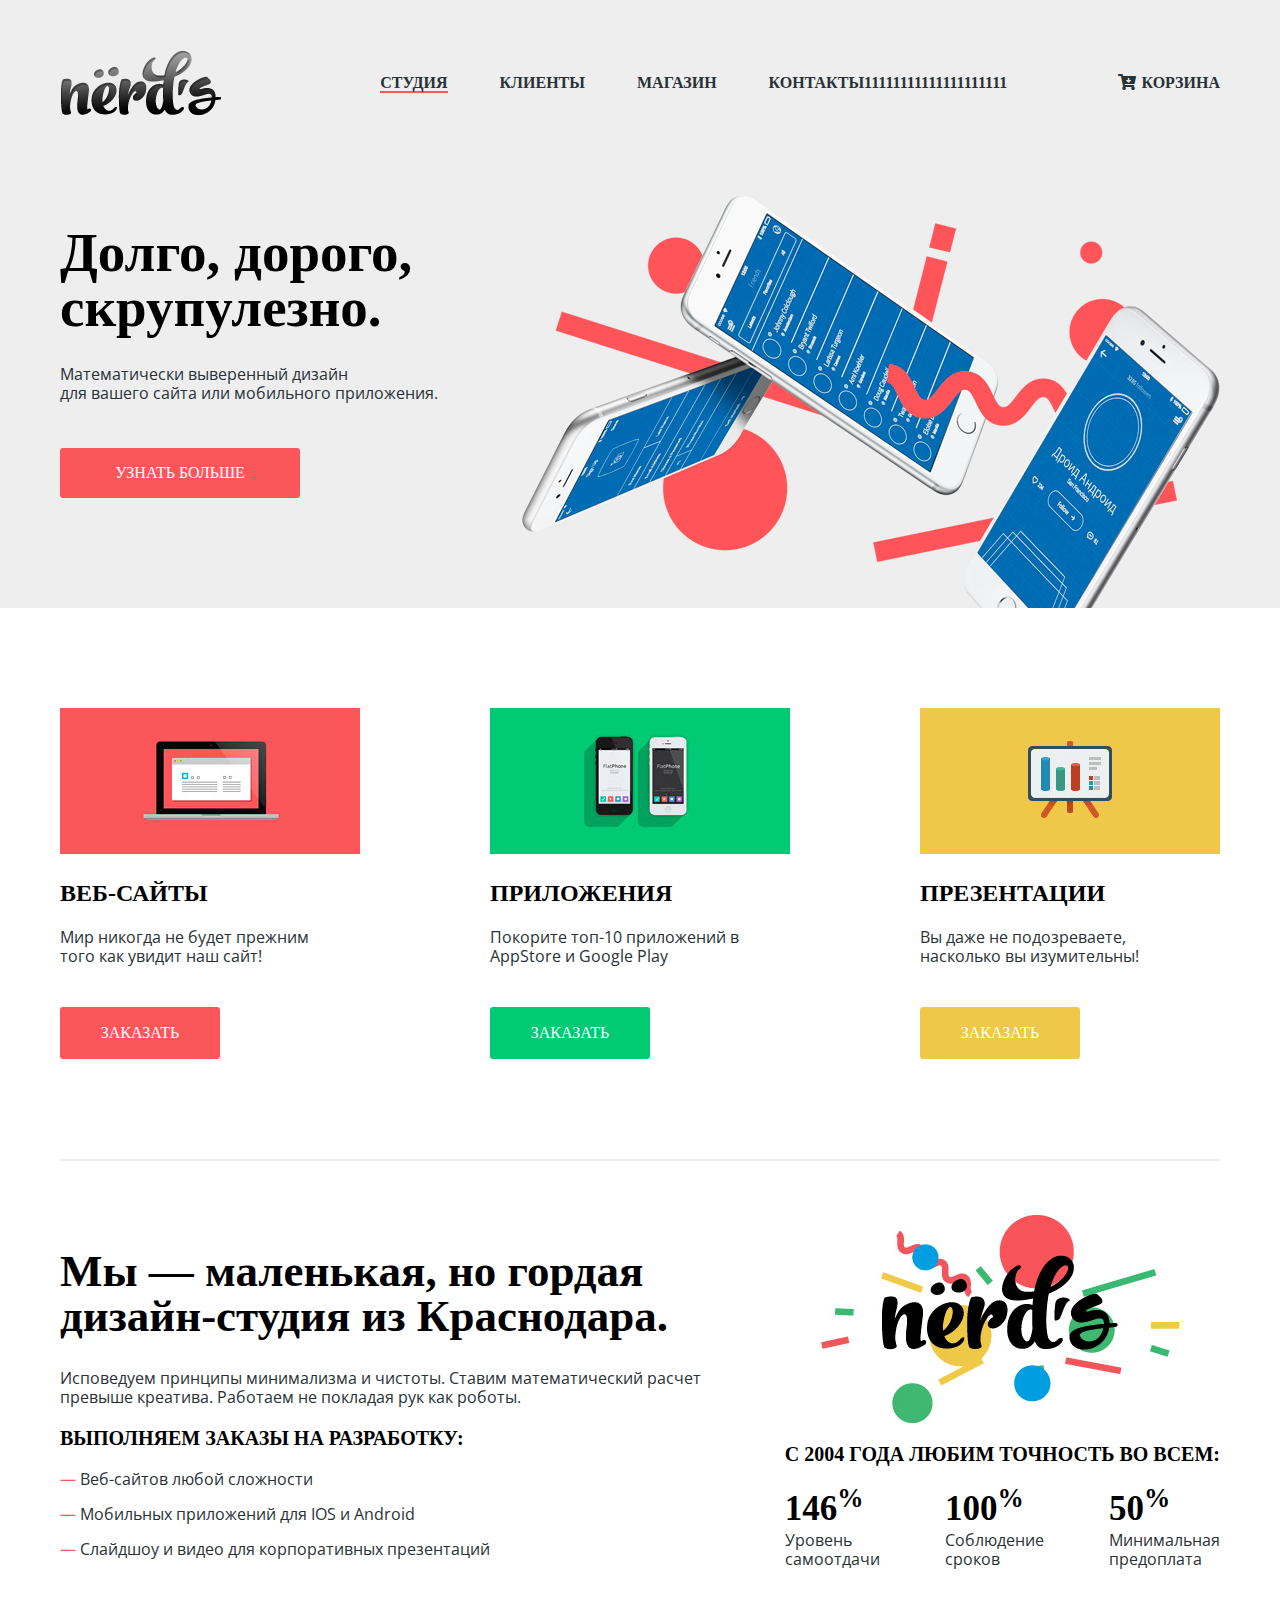
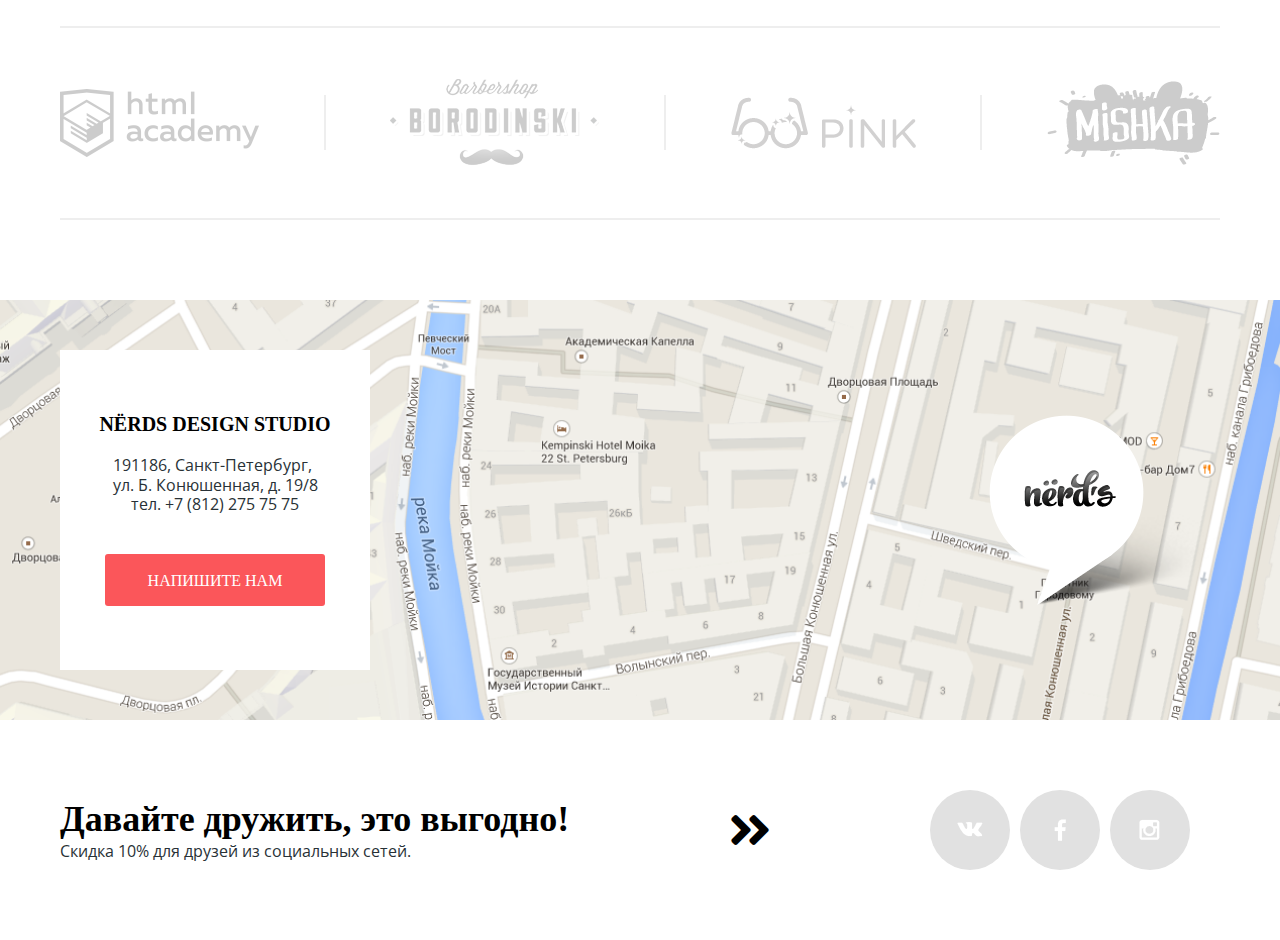
<file: index.html>
<!DOCTYPE html>
<html lang="ru">
<head>
	<meta charset="UTF-8" />
	<meta name="viewport" content="width=device-width, initial-scale=1">
	<title>Nerds</title>
	<link rel="stylesheet" type="text/css" href="css/normalize.css">
	<link rel="stylesheet" type="text/css" href="css/main.css">
	<link rel="stylesheet" type="text/css" href="css/header-nav.css">
	<link rel="stylesheet" type="text/css" href="css/map+footer.css">
	<link rel="stylesheet" type="text/css" href="font-awesome/css/all.min.css">
	<link rel="stylesheet" type="text/css" href="css/responsive.css">
	<link rel="stylesheet" type="text/css" href="css/clock.css">
	<script src="https://ajax.googleapis.com/ajax/libs/jquery/3.4.1/jquery.min.js"></script>

</head>
<body>


	<header class="main-header">

		<div class="container">

			<div class="header-navigation">

				<a href="#" class="logo"></a>

				

					<nav class="main-navigation">
						 
		            		<a class="link active-link"  href="#">Студия</a>
		            		<a class="link"  href="client.html">Клиенты</a>
		            		<a class="link"  href="shop.html">Магазин</a>
		            		<a class="link"  href="contact.html">Контакты11111111111111111111</a>
		          		
					</nav>

					<div class="user-block">
		          		<a class="link garbage" href="#">
		          			<i class="fas fa-cart-arrow-down garbage-padding"></i>Корзина</a>
		        	</div>	

					<a href="#" class="burger-btn">
						<span>

						</span>
					</a>

        	</div>

			<div class="head-img">

				<div class="description">
					<b class="head-title">Долго, дорого,<br>
					  скрупулезно.</b>
					<p class="head-text2">Математически выверенный дизайн <br>
					 для вашего сайта или мобильного приложения.</p>
					<a class="head-bottom" href="#">Узнать больше</a>
				</div>

				<div class="head-bg"></div>

			</div>

		</div>

	</header>


	<section class="container">
		<div class="variant-all">

			<div class="variant1">
				<img src="img/illustration-1.jpg" alt="photo-website" />
				<h2>Веб-сайты</h2>
				<p>Мир никогда не будет прежним<br>
					 того как увидит наш сайт!</p>
				<a class="btn" href="#">Заказать</a>
			</div>
			<div class="variant2">
				<img src="img/illustration-2.jpg" alt="photo-website" />
				<h2>Приложения</h2>
				<p>Покорите топ-10 приложений в<br>
				    AppStore и Google Play</p>
				<a class="btn btn2" href="#">Заказать</a>
			</div>
			<div class="variant3">
				<img src="img/illustration-3.jpg" alt="photo-website" />
				<h2>Презентации</h2>
				<p>Вы даже не подозреваете, <br>
					насколько вы изумительны!</p>
				<a class="btn btn3" href="#">Заказать</a>
			</div>
			

		</div>

		<hr class="line">

	</section>


	<section class="container">

		<div class="title-all">

			<div class="title1">
				<h1 class="discription-first-page">Мы — маленькая, но гордая <br>
				дизайн-студия из Краснодара.</h1>

				<p>Исповедуем принципы минимализма и чистоты. Ставим математический расчет<br>
				превыше креатива. Работаем не покладая рук как роботы. </p>

				<h3 class="discription-first-page2">Выполняем заказы на разработку: </h3>

				<p class="dash2"><span class="dash">&mdash;</span> Веб-сайтов любой сложности </p>

				<p class="dash2"><span class="dash">&mdash;</span> Мобильных приложений для IOS и Android </p>

				<p class="dash2"><span class="dash">&mdash;</span> Слайдшоу и видео для корпоративных презентаций </p>

			</div>

			<div class="title2">

				<div class="title-pic"></div>

				<h3 class="t2">с 2004 года Любим точность во всем:</h3>

				<div class="title2-all">

					<div class="t1">
						<h1 class="t1" >146<sup>%</sup></h1>
						<p>Уровень <br>
						самоотдачи</p>
					</div>

					<div class="t1">
						<h1 class="t1">100<sup>%</sup></h1>
						<p>Соблюдение <br>
						сроков</p>
					</div>

					<div class="t1">
						<h1 class="t1">50<sup>%</sup></h1>
						<p>Минимальная <br>
						предоплата</p>
					</div>

				</div>


			</div>

		</div>

		<hr class="line">
	</section>


	<section class="container">

		<div class="partners">
			
			<a href="#" class="html-academy"></a>
			<hr class="jast">
			<a href="#" class="html-academy2"></a>
			<hr class="jast">
			<a href="#" class="html-academy3"></a>
			<hr class="jast">
			<a href="#" class="html-academy4"></a>

		</div>

		<hr class="line">

	</section>


	<section class="bg-map">

		<div class="container">

			<div class="map-all">

				<div class="map-title">
					<h3 class="map-title2">NЁRDS DESIGN STUDIO</h3>
					<p>191186, Санкт-Петербург,<br>
					  ул. Б. Конюшенная, д. 19/8</p>
					 <p>  тел. +7 (812) 275 75 75</p>
					<a class="btn btn9" href="#">Напишите нам</a>
				</div>

				<img class="map-marker" src="img/map-marker.png" alt="" /> 

			</div>

		</div>

	</section>


	<footer class="container">

		<div class="footer-all">

			<div class="footer-text">
				<p class="footer-title">Давайте дружить, это выгодно!</p>
				<p>Скидка 10% для друзей из социальных сетей.</p>

			</div>

			<div class="footer-mark">
				<i class="fas fa-angle-double-right foot-mark"></i>
			</div>

			<div class="links">
				<a class="links2" href="#"><img src="img/vk-icon.png" alt="" /></a>
				<a class="links2" href="#"><img src="img/fb-icon.png" alt="" /></a>
				<a class="links2" href="#"><img src="img/insta-icon.png" alt="" /></a>
			</div>

		</div>

	</footer>


	<!-- <script src="js/clock.js"></script> -->
	<script src="js/burger.js"></script>
</body>
</html>
</file>
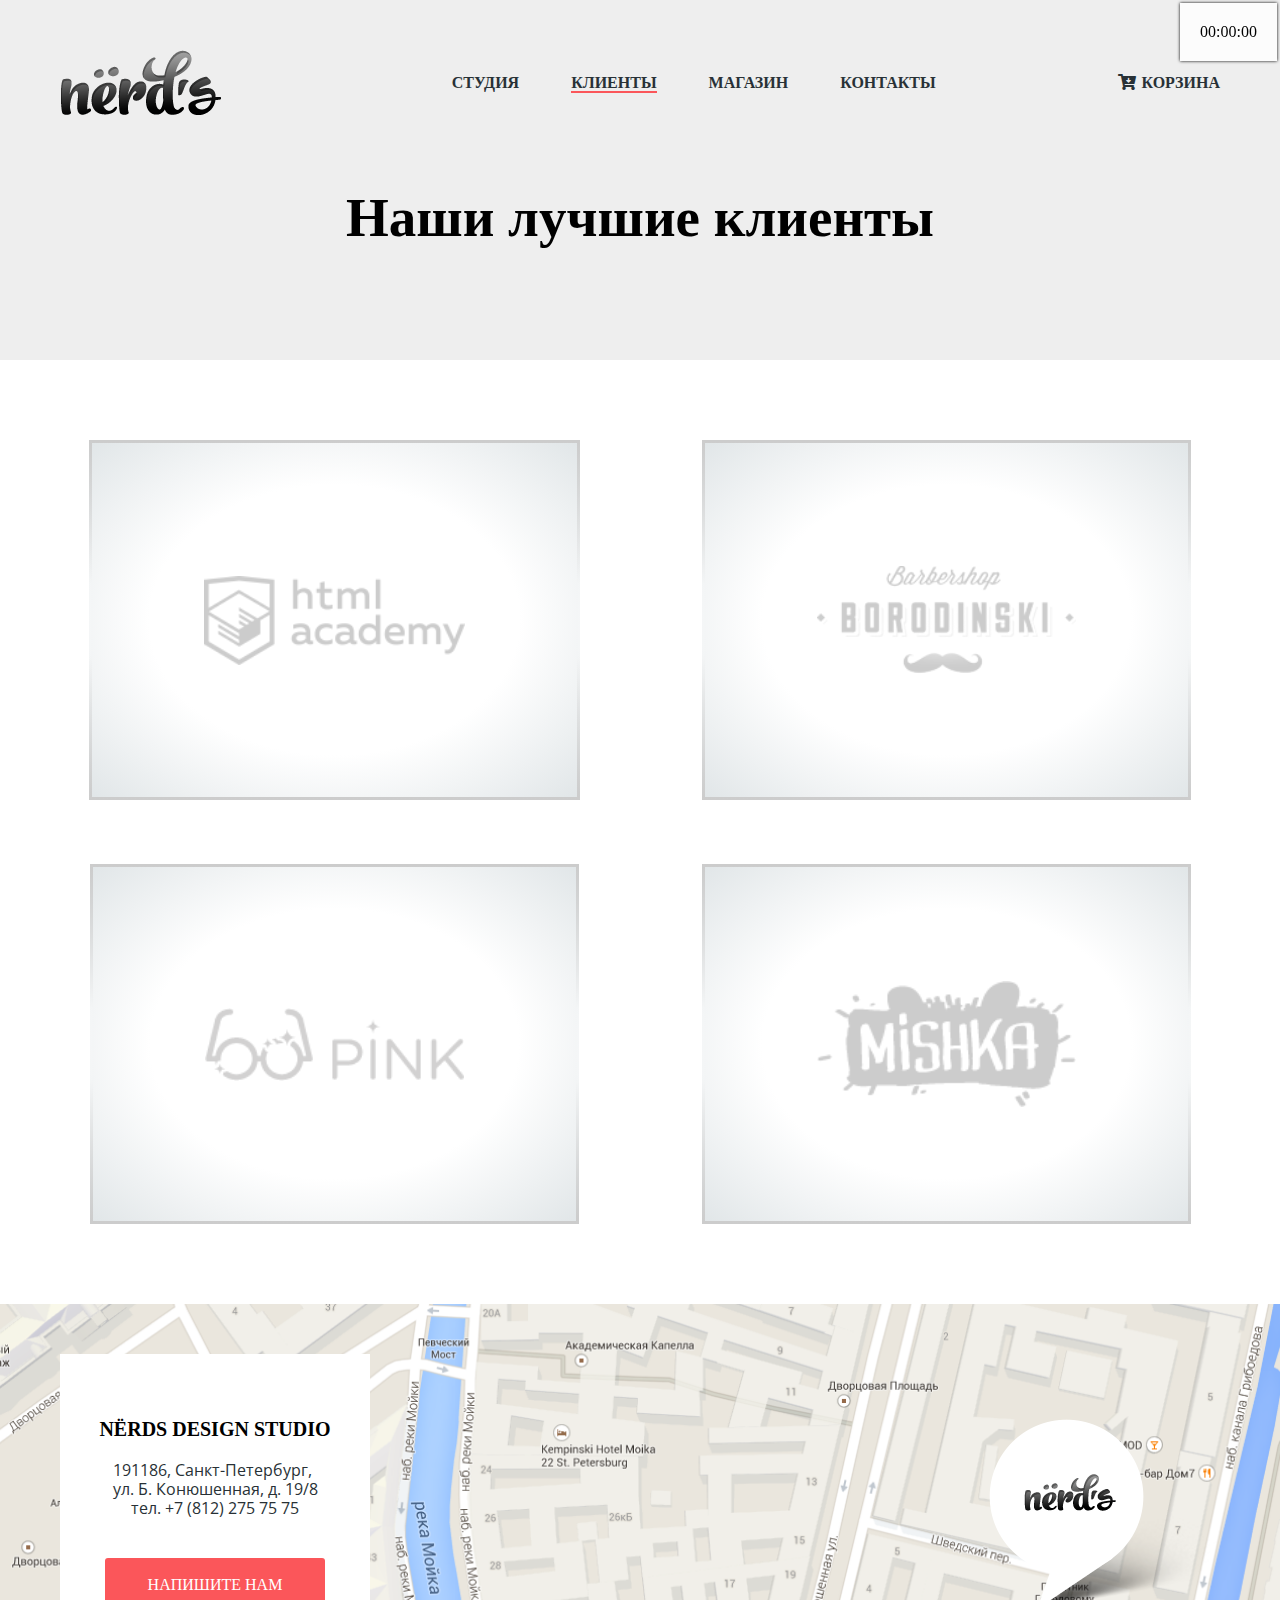
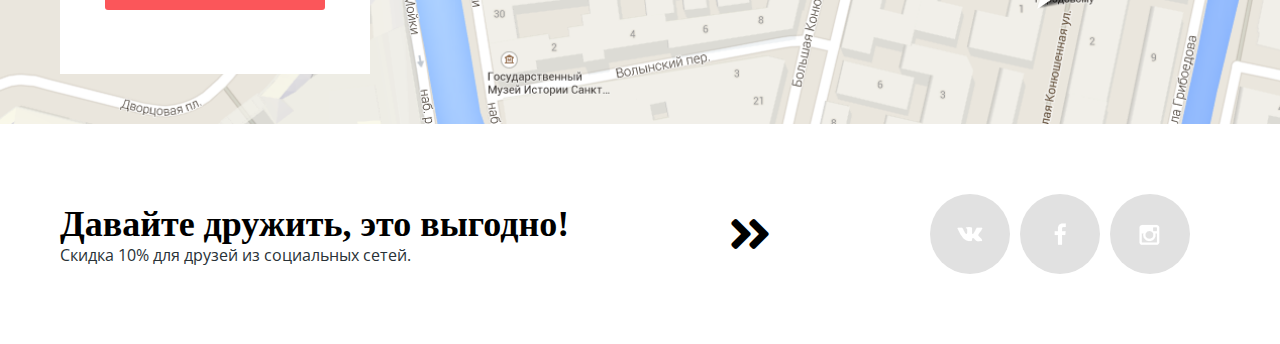
<file: client.html>
<!DOCTYPE html>
<html lang="ru">
<head>
	<meta charset="UTF-8" />
	<meta name="viewport" content="width=device-width, initial-scale=1">
	<title>Nerds-Client</title>
	<link rel="stylesheet" type="text/css" href="css/normalize.css">
	<link rel="stylesheet" type="text/css" href="css/main.css">
	<link rel="stylesheet" type="text/css" href="css/header-nav.css">
	<link rel="stylesheet" type="text/css" href="css/map+footer.css">
	<link rel="stylesheet" type="text/css" href="css/client.css">
	<link rel="stylesheet" type="text/css" href="font-awesome/css/all.min.css">
	<link rel="stylesheet" type="text/css" href="css/responsive.css">
	<link rel="stylesheet" type="text/css" href="css/clock.css">


</head>
<body>

	<header class="main-header">
		<div class="container">
			
			<div class="header-navigation">

				<a href="index.html" class="logo"></a>

				<nav class="main-navigation">
					 
	            		<a class="link"  href="index.html">Студия</a>
	            		<a class="link active-link"  href="#">Клиенты</a>
	            		<a class="link "  href="shop.html">Магазин</a>
	            		<a class="link"  href="contact.html">Контакты</a>
	          		
				</nav>

				<div class="user-block">
	          		<a class="link garbage" href="#">
	          			<i class="fas fa-cart-arrow-down
	          			garbage-padding"></i>Корзина</a>
	        	</div>	

        	</div>

        	<h1 class="title-head">Наши лучшие клиенты</h1>

		</div>
	</header>


	<section class="container">
		<div class="client-grid">

			<a href="#"  class="client-container">
				<span class="html-academy client-border1"></span>
			</a>

			<a href="#"  class="client-container">	
				<span class="html-academy2 client-border2"></span>
			</a>

			<a href="#"  class="client-container">	
				<span href="#" class="html-academy3 client-border3"></span>
			</a>

			<a  href="#" class="client-container">	
				<span class="html-academy4 client-border4"></span>
			</a>


		</div>
	</section>



	<section class="bg-map">

		<div class="container">

			<div class="map-all">

				<div class="map-title">
					<h3 class="map-title2">NЁRDS DESIGN STUDIO</h3>
					<p>191186, Санкт-Петербург,<br>
					  ул. Б. Конюшенная, д. 19/8</p>
					 <p>  тел. +7 (812) 275 75 75</p>
					<a class="btn btn9" href="#">Напишите нам</a>
				</div>
				<img class="map-marker" src="img/map-marker.png" alt="" />

			</div>

		</div>

	</section>


	<footer class="container">

		<div class="footer-all">

			<div class="footer-text">
				<p class="footer-title">Давайте дружить, это выгодно!</p>
				<p>Скидка 10% для друзей из социальных сетей.</p>

			</div>

			<div class="footer-mark">
				<i class="fas fa-angle-double-right foot-mark"></i>
			</div>

			<div class="links">
				<a class="links2" href="#"><img src="img/vk-icon.png" alt="" /></a>
				<a class="links2" href="#"><img src="img/fb-icon.png" alt="" /></a>
				<a class="links2" href="#"><img src="img/insta-icon.png" alt="" /></a>
			</div>

		</div>

	</footer>

	<script src="js/clock.js"></script>

</body>
</html>
</file>
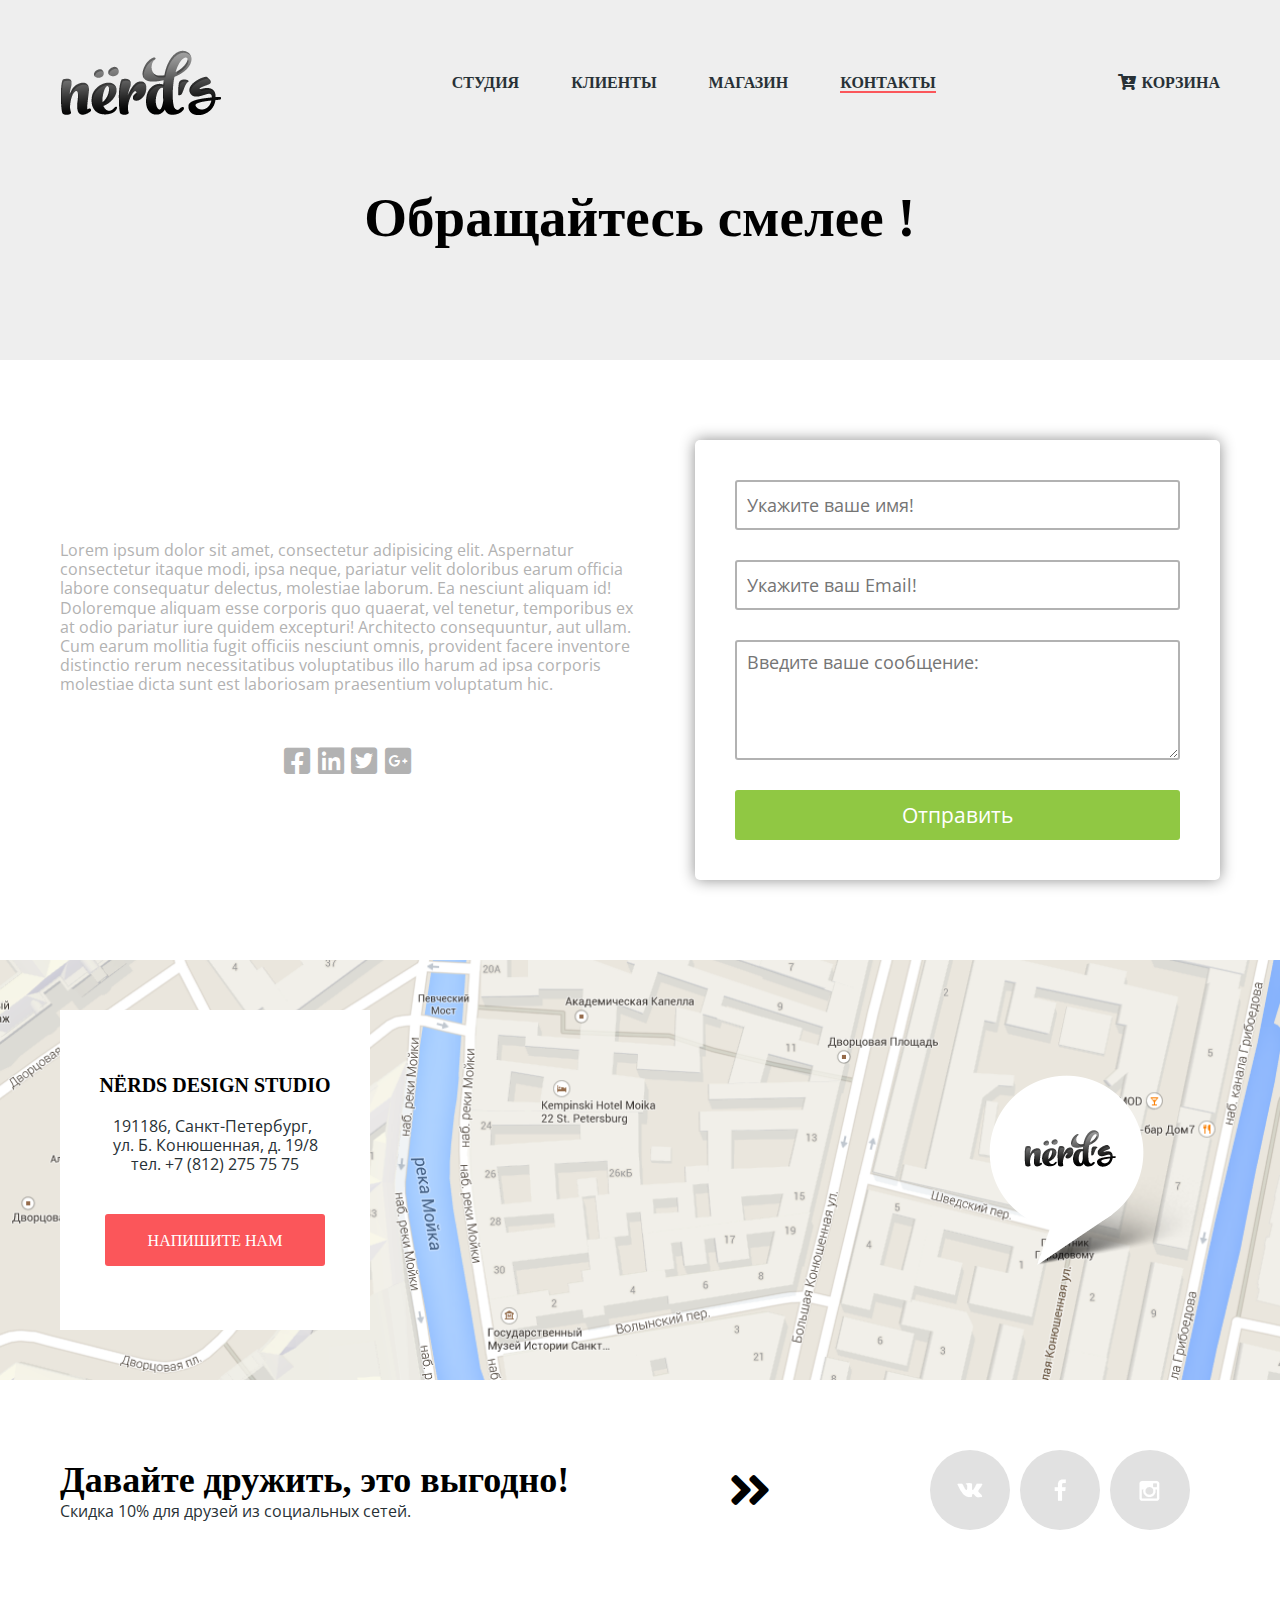
<file: contact.html>
<!DOCTYPE html>
<html lang="en">
<head>
	<meta charset="UTF-8" />
	<meta name="viewport" content="width=device-width, initial-scale=1">
	<title>Nerds-Contact</title>
	<link rel="stylesheet" type="text/css" href="css/normalize.css">
	<link rel="stylesheet" type="text/css" href="css/main.css">
	<link rel="stylesheet" type="text/css" href="css/header-nav.css">
	<link rel="stylesheet" type="text/css" href="css/map+footer.css">
	<link rel="stylesheet" type="text/css" href="css/client.css">
	<link rel="stylesheet" type="text/css" href="css/contact.css">
	<link rel="stylesheet" type="text/css" href="font-awesome/css/all.min.css">
	<link rel="stylesheet" type="text/css" href="css/responsive.css">
</head>
<body>
	<header class="main-header">
		<div class="container">

			<div class="header-navigation">

				<a href="#" class="logo"></a>

				<nav class="main-navigation">
					 
	            		<a class="link"  href="index.html">Студия</a>
	            		<a class="link"  href="client.html">Клиенты</a>
	            		<a class="link"  href="shop.html">Магазин</a>
	            		<a class="link active-link"  href="#">Контакты</a>
	          		
				</nav>

				<div class="user-block">
	          		<a class="link garbage" href="#">
	          			<i class="fas fa-cart-arrow-down garbage-padding"></i>Корзина</a>
				</div>
				

        	</div>

        	<h1 class="title-head">Обращайтесь смелее !</h1>

        </div>
	</header>

	<div class="container">
		<div class="contact-all">
			<div class="contact-diskription-all">
				<p class="contact-diskription">Lorem ipsum dolor sit amet, consectetur adipisicing elit. Aspernatur consectetur itaque modi, ipsa neque, pariatur velit doloribus earum officia labore consequatur delectus, molestiae laborum. Ea nesciunt aliquam id! Doloremque aliquam esse corporis quo quaerat, vel tenetur, temporibus ex at odio pariatur iure quidem excepturi! Architecto consequuntur, aut ullam. Cum earum mollitia fugit officiis nesciunt omnis, provident facere inventore distinctio rerum necessitatibus voluptatibus illo harum ad ipsa corporis molestiae dicta sunt est laboriosam praesentium voluptatum hic.
				</p>

				<div class="icons">
					<a class="contact-icon" href="#"><i class="fab fa-facebook-square"></i></a>
					<a class="contact-icon" href="#"><i class="fab fa-linkedin"></i></a>
					<a class="contact-icon" href="#"><i class="fab fa-twitter-square"></i></a>
					<a class="contact-icon" href="#"><i class="fab fa-google-plus-square"></i></a>
				</div>
			</div>


		 	<form>
			   <input name="name" placeholder="Укажите ваше имя!" class="textbox" required />
			   <input name="emailaddress" placeholder="Укажите ваш Email!" class="textbox" type="email" required />
			   <textarea rows="4" cols="50" name="subject" placeholder="Введите ваше сообщение:" class="message" required></textarea>
			   <input name="submit" class="button" type="submit" value="Отправить" />
			</form>
		</div>
	</div>

	<section class="bg-map">

		<div class="container">

			<div class="map-all">

				<div class="map-title">
					<h3 class="map-title2">NЁRDS DESIGN STUDIO</h3>
					<p>191186, Санкт-Петербург,<br>
					  ул. Б. Конюшенная, д. 19/8</p>
					 <p>  тел. +7 (812) 275 75 75</p>
					<a class="btn btn9" href="#">Напишите нам</a>
				</div>

				<img class="map-marker" src="img/map-marker.png" alt="" /> 

			</div>

		</div>

	</section>


	<footer class="container">

		<div class="footer-all">

			<div class="footer-text">
				<p class="footer-title">Давайте дружить, это выгодно!</p>
				<p>Скидка 10% для друзей из социальных сетей.</p>

			</div>

			<div class="footer-mark">
				<i class="fas fa-angle-double-right foot-mark"></i>
			</div>

			<div class="links">
				<a class="links2" href="#"><img src="img/vk-icon.png" alt="" /></a>
				<a class="links2" href="#"><img src="img/fb-icon.png" alt="" /></a>
				<a class="links2" href="#"><img src="img/insta-icon.png" alt="" /></a>
			</div>

		</div>

	</footer>


	
</body>
</html>
</file>
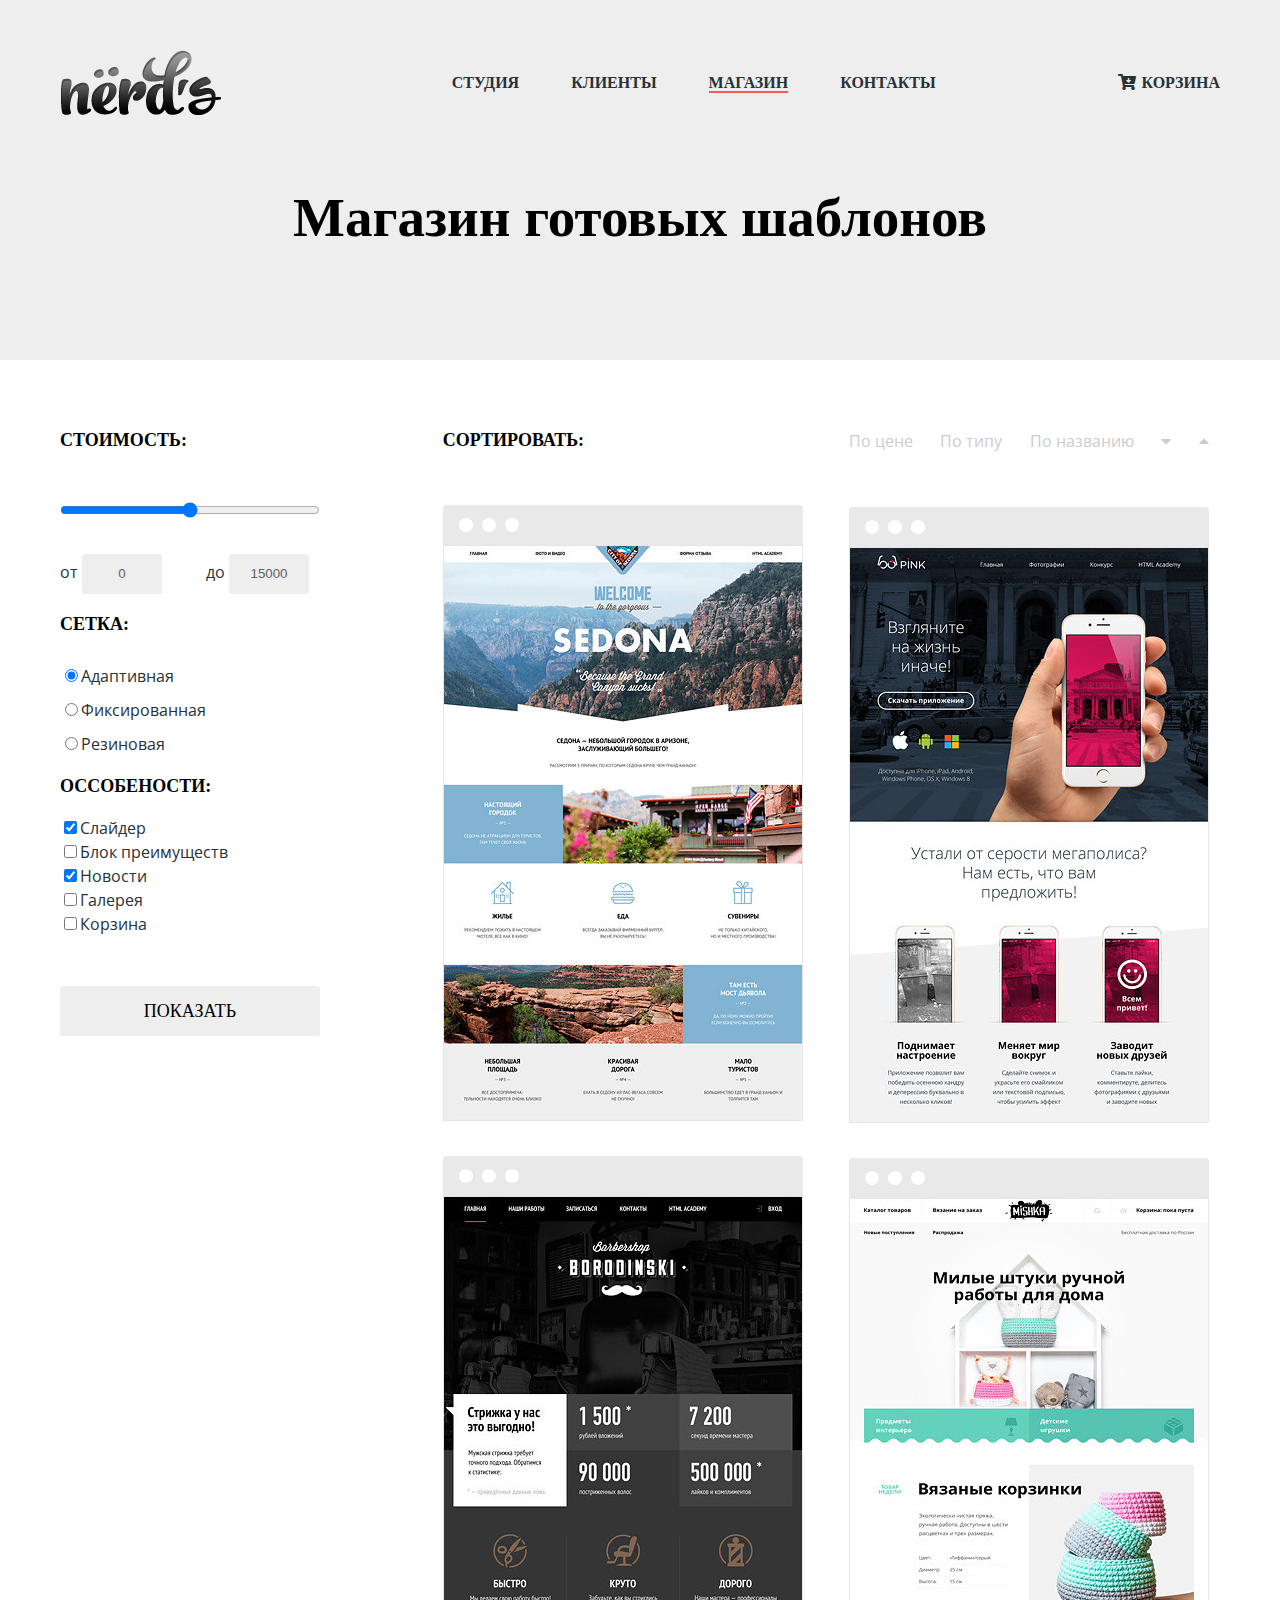
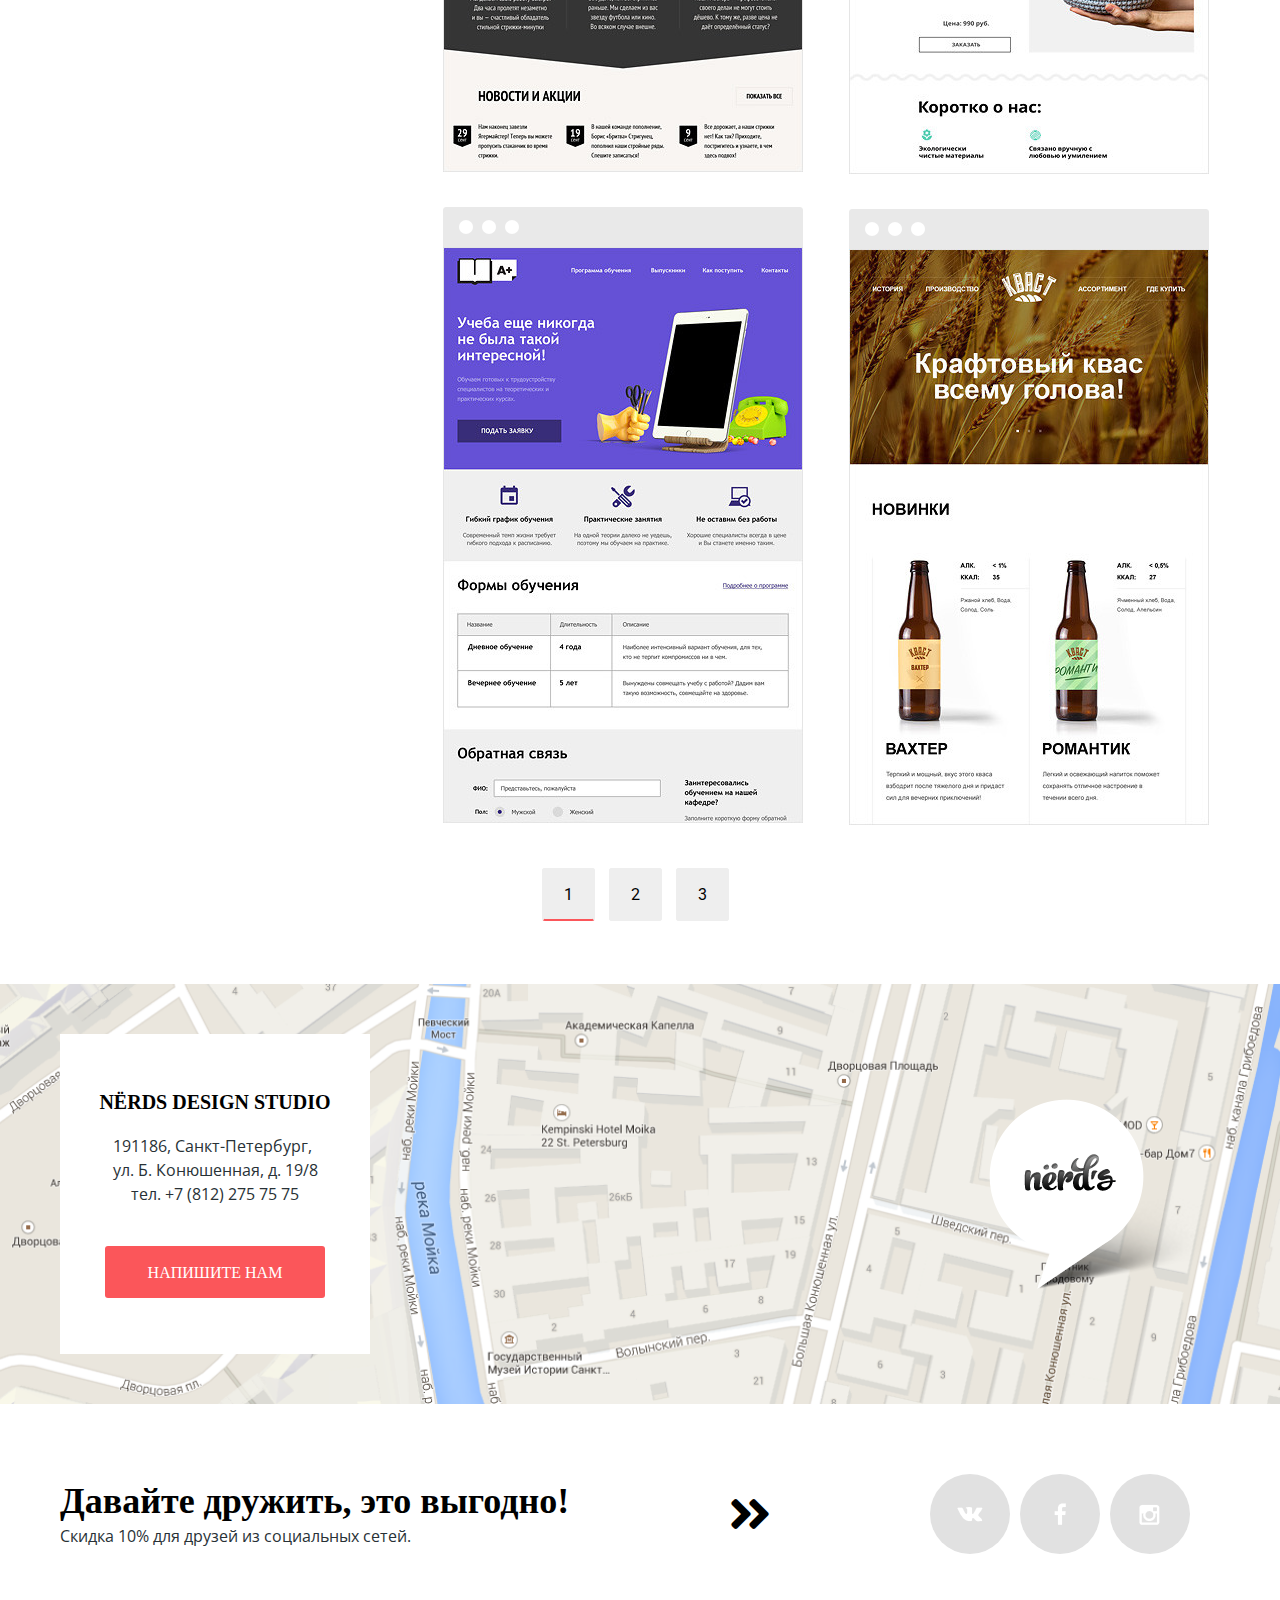
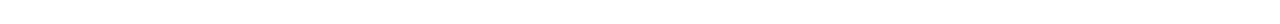
<file: shop.html>
<!DOCTYPE html>
<html lang="en">
<head>
	<meta charset="UTF-8" />
	<meta name="viewport" content="width=device-width, initial-scale=1">
	<title>Nerds</title>
	<link rel="stylesheet" type="text/css" href="css/main.css">
	<link rel="stylesheet" type="text/css" href="css/shop.css">
	<link rel="stylesheet" type="text/css" href="css/header-nav.css">
	<link rel="stylesheet" type="text/css" href="css/map+footer.css">
	<link rel="stylesheet" type="text/css" href="font-awesome/css/all.min.css">
	<link rel="stylesheet" type="text/css" href="css/responsive.css">
</head>
<body>

	<header class="main-header">
		<div class="container">
			
			<div class="header-navigation">

				<a href="index.html" class="logo"></a>

				<nav class="main-navigation">
					 
	            		<a class="link"  href="index.html">Студия</a>
	            		<a class="link"  href="client.html">Клиенты</a>
	            		<a class="link active-link"  href="#">Магазин</a>
	            		<a class="link"  href="contact.html">Контакты</a>
	          		
				</nav>

				<div class="user-block">
	          		<a class="link garbage" href="#">
	          			<i class="fas fa-cart-arrow-down
	          			garbage-padding"></i>Корзина</a>
	        	</div>	

        	</div>

        	<h1 class="title-head">Магазин готовых шаблонов</h1>

		</div>
	</header>


	<section class="container">
		<div class="price-catalog">
			<div class="price">
				<div class="price1">
					<h2>Стоимость:</h2>

					<form class="header-form" action="" method="post">

						<input type="range" max="15000"><br>

						<label>от 
							<input type="text" value="0"/>
						</label>

						<label class="head-form-plas">до
							<input type="text" value="15000"/>
						</label>
					</form>

				</div>

				<div class="price1">

					<h2>Сетка:</h2>

					<form class="header-form" action="" method="post">

						<label><input type="radio" name="choice" checked />Адаптивная </label> <br>
						<label><input type="radio" name="choice" />Фиксированная </label> <br>
						<label><input type="radio" name="choice" />Резиновая </label>

					</form>
				</div>

				<div class="price1">

					<h2>Оссобености:</h2>

					<form class="header-form" action="" method="post">

						<label><input type="checkbox" checked/>Слайдер </label> <br>
						<label><input type="checkbox" />Блок преимуществ</label> <br>
						<label><input type="checkbox" checked/>Новости </label> <br>
						<label><input type="checkbox" />Галерея </label> <br>
						<label><input type="checkbox" />Корзина </label> <br>

						<button class="head-form-btn">Показать</button>

					</form>
				</div>
			</div>

			<div class="catalog">
				<div class="catalog-title">

					<h2 class="catalog-title2">Сортировать:</h2>

				</div>

				<div class="catalog-img">
					
					<div class="catalog-pik-all">
						<div class="catalog-pic1"></div>
						<div class="catalog-pic2">
							<div class="shop-hover-all">
								<h2 class="shop-hover1 catalog-title2">Sedona</h2>
								<p class="shop-hover2">Информационный сайт<br> для туристов</p>
								<a class="btn shop-hover-btn" href="#">5000 гр.</a>
							</div>
						</div>
					</div>

					<div class="catalog-pik-all">
						<div class="catalog-pic1"></div>
						<div class="catalog-pic3"></div>
					</div>

					<div class="catalog-pik-all">
						<div class="catalog-pic1"></div>
						<div class="catalog-pic4"></div>
					</div>

				</div>
			</div>

			<div class="catalog">
				<div class="catalog-title">
					<div class="catalog-discription">
						<a class="catalog-choice" href="#">По цене</a>
						<a class="catalog-choice" href="#">По типу</a>
						<a class="catalog-choice" href="#">По названию</a>
						<a class="catalog-choice" href="#"><i class="fas fa-caret-down"></i></a>
						<a class="catalog-choice" href="#"><i class="fas fa-caret-up"></i></a>
					</div>

				</div>

				<div class="catalog-img">
					
					<div class="catalog-pik-all">
						<div class="catalog-pic1"></div>
						<div class="catalog-pic5"></div>
					</div>

					<div class="catalog-pik-all">
						<div class="catalog-pic1"></div>
						<div class="catalog-pic6"></div>
					</div>

					<div class="catalog-pik-all">
						<div class="catalog-pic1"></div>
						<div class="catalog-pic7"></div>
					</div>

				</div>
			</div>



		</div>	

		<div class="pages">
			<a href="#" class="page-1 page-active">1</a>
			<a href="#" class="page-1">2</a>
			<a href="#" class="page-1">3</a>
		</div>


	</section>


	<section class="bg-map">

		<div class="container">

			<div class="map-all">

				<div class="map-title">
					<h3 class="map-title2">NЁRDS DESIGN STUDIO</h3>
					<p>191186, Санкт-Петербург,<br>
					  ул. Б. Конюшенная, д. 19/8</p>
					 <p>  тел. +7 (812) 275 75 75</p>
					<a class="btn btn9" href="#">Напишите нам</a>
				</div>

				<img class="map-marker" src="img/map-marker.png" alt="" />

			</div>

		</div>

	</section>


	<footer class="container">

		<div class="footer-all">

			<div class="footer-text">
				<p class="footer-title">Давайте дружить, это выгодно!</p>
				<p>Скидка 10% для друзей из социальных сетей.</p>

			</div>

			<div class="footer-mark">
				<i class="fas fa-angle-double-right foot-mark"></i>
			</div>

			<div class="links">
				<a class="links2" href="#"><img src="img/vk-icon.png" alt="" /></a>
				<a class="links2" href="#"><img src="img/fb-icon.png" alt="" /></a>
				<a class="links2" href="#"><img src="img/insta-icon.png" alt="" /></a>
			</div>

		</div>

	</footer>


<script src="js/main.js"></script>
	
</body>
</html>
</file>
<file: css/main.css>
@import url('https://fonts.googleapis.com/css?family=Roboto:400,500,700&display=swap');
@import url('https://fonts.googleapis.com/css?family=Open+Sans&display=swap');

body {
	margin: 0;
	padding: 0;
}

p {
	font-family: 'Open Sans','Roboto', serif;
	font-size: 16px;
	line-height: 1.2;
	color: #283136;
	margin: 0;
	padding: 0;
}

.container {
	max-width: 1160px;
	margin: 0 auto;
}

.main-header {
	background-color: #eee;
}

.head-title {
	font-family: "Roboto Medium", serif;
	font-size: 55px;
	line-height: 55px;
	color: #000;
}

.head-text2 {
	margin-top: 30px;
	margin-bottom: 45px;
}

.description {
	padding-bottom: 80px;
}

.head-bottom {
	display: flex;
	align-items: center;
	justify-content: center;
	background: #fb565a;
	color: #fff;
	width: 240px;
	height: 50px;
	border-radius: 3px;
	text-decoration: none;
	text-transform: uppercase;
	text-align: center;
	box-sizing: border-box;
}

.head-bottom:hover {
	background-color: #e74246;
}

.head-bottom:active {
	background-color: #d7373b;
	color: #e37376;
	border-top: 2px solid #c13135;
}

.head-img {
	display: flex;
	justify-content: space-between;
	align-items: center;
	padding-top: 80px;
}

.head-bg {
	display: block;
	background: url(../img/slide1.png) no-repeat center / contain;
	width: 698px;
	height: 413px;
}

.head-picture {
	padding-right: 10px;
	color: #FB565A;
	font-size: 20vw;
}

h2 {
	font-size: 24px;
	line-height: 30px;
	color: #000;
	text-transform: uppercase;
}

.btn {
	display: flex;
	align-items: center;
	justify-content: center;
	background: #fb565a;
	color: #fff;
	width: 160px;
	height: 50px;
	border-radius: 3px;
	text-decoration: none;
	text-transform: uppercase;
	text-align: center;
	margin-top: 40px;
	margin-bottom: 20px;
	border-top: 2px solid transparent;
}

.btn:hover {
	background-color: #e74246;
	border-top: 2px solid transparent;
}

.btn:active {
	background-color: #d7373b;
	color: #e37376;
	border-top: 2px solid #c13135;
}

.btn2 {
	background: #00ca74;
	border-top: 2px solid transparent;
}

.btn2:hover {
	background-color: #00bc6c;
	border-top: 2px solid transparent;
}

.btn2:active {
	background-color: #00aa62;
	color: #4dc491;
	border-top: 2px solid #009958;
}

.btn3 {
	background: #efc849;
	border-top: 2px solid transparent;
} 

.btn3:hover {
	background-color: #eab534;
	border-top: 2px solid transparent;
}

.btn3:active {
	background-color: #e5a722;
	color: #edc265;
	border-top: 2px solid #ce961f;
}
 
.variant-all {
	display: flex;
	justify-content: space-between;
	margin-top: 80px;
	margin-bottom: 80px;
}

.variant1,
.variant2,
.variant3 {
	margin-top: 20px;
}

.line {
	background-color: #eee;
	height: 2px;
	border: none;
}
	
h1 {
	font-size: 45px;
	line-height: 45px;
	color: #000;
	margin-top: 80px;
}

h3 {
	font-size: 20px;
	color: #000;
	text-transform: uppercase;
	font-weight: bold;
}

.dash {
	color: #fb565a;
}

.title-all {
	display: flex;
	justify-content: space-between;
	align-items: center;
	margin-bottom: 50px;
}

.title2 {
	margin-top: 40px;
}

.title2-all {
 	display: flex;
	justify-content: space-between;
}

.title-pic {
	display: block;
	background: url(../img/nerds-illustration.png) no-repeat center / cover;
	width: 360px;
	height: 208px;
	margin-left: 35px;
}

.t1 {
	font-size: 35px;
	margin: 0;
	padding: 0;
}

.dash2 {
	margin: 16px 0px 16px 0px;
}

.partners {
	display: flex;
	justify-content: space-between;
	align-items: center;
	margin: 50px 0px 50px 0px;
}

.html-academy {
	display: block;
	background: url(../img/logo-1.png) no-repeat center / contain ;
	width: 199px;
	height: 68px;
}

.html-academy:hover {
  	background: url(../img/logo-1-2.png) no-repeat center / contain ;
}

.html-academy:active {
	background: url(../img/logo-1-3.png) no-repeat center / contain ;
}

.html-academy2 {
	display: block;
	background: url(../img/logo-2.png) no-repeat center / contain ;
	width: 209px;
	height: 90px;
}

.html-academy2:hover {
  	background: url(../img/logo-2-3.png) no-repeat center / contain ;
}

.html-academy2:active {
	background: url(../img/logo-2-2.png) no-repeat center / contain ;
}

.html-academy3 {
	display: block;
	background: url(../img/logo-3.png) no-repeat center / contain ;
	width: 185px;
	height: 52px;
}

.html-academy3:hover {
  	background: url(../img/logo-3-3.png) no-repeat center / contain ;
}

.html-academy3:active {
	background: url(../img/logo-3-2.png) no-repeat center / contain ;
}

.html-academy4 {
	display: block;
	background: url(../img/logo-4.png) no-repeat center / contain ;
	width: 173px;
	height: 84px;
}

.html-academy4:hover {
  	background: url(../img/logo-4-3.png) no-repeat center / contain ;
}

.html-academy4:active {
	background: url(../img/logo-4-2.png) no-repeat center / contain ;
}

.jast {
	margin: 0;
	height: 55px;
	width: 2px;
	background-color: #eee;
	border: none;
}
</file>
<file: css/header-nav.css>
.main-header {
	background: #eee;
}

.header-navigation {
	display: flex;
	justify-content: space-between;
	align-items: center;
	padding-top: 50px;
}

.logo {
	display: block;
	background: url(../img/nerds-logo.png) no-repeat center / contain;
	width: 161px;
	height: 65px;
}

.logo:hover {
	display: block;
	background: url(../img/nerds-logo2.png) no-repeat center / contain;
}

.logo:active {
	display: block;
	background: url(../img/nerds-logo3.png) no-repeat center / contain;
}

.link {
	font-family: "Roboto Medium", serif;
	text-decoration: none;
	text-transform: uppercase;
	color: #283136;
	font-weight: bold;
	margin-top: 10px;
	margin-left: 48px;
	border-bottom: 2px solid #eee;
	line-height: 1.2;
}

.link:visited {
	color: #283136;
}

.link:hover {
	color: #f87f81;
}

.link:active {
	color: #ababab;
}

.active-link {
	border-bottom: 2px solid #fb565a;
}

.garbage {
	margin: 0;
}

.garbage2 {
	margin-right: 20px;
}

.garbage-padding {
	padding-right: 5px;
}

/* Burger Zone */
.burger-btn {
	display: none;
	position: relative;
	width: 30px;
	height: 20px;
	padding: 20px 30px;
}

.burger-btn span {
	transition: all 0.3s ease-in-out;
	width: 30px;
	height: 2px;
	background: #283136;
	position: relative;
	display: inline-block;
	float: left;
	margin-top: 9px;
}

.burger-btn span:before {
	transition: all 0.3s ease-in-out;
	content: '';
	width: 30px;
	height: 2px;
	background-color: #283136;
	display: block;
	top: -9.09090909px;
	position: absolute;
	left: 0;
}

.burger-btn span:after {
	transition: all 0.3s ease-in-out;
	content: '';
	width: 30px;
	height: 2px;
	background-color: #283136;
	display: block;
	top: 9px;
	position: absolute;
	left: 0;
}

.burger-btn.active span {
	background-color: transparent;
}

.burger-btn.active span:before {
	transform: rotate(-135deg);
	top: 0;
}

.burger-btn.active span:after {
	top: 0;
	transform: rotate(135deg);
}

.main-navigation.active {
	right: 0;
}

@media (max-width: 900px) {
	.burger-btn {
		display: block;
	}

	.main-navigation {
		/* display: none; */
		right: -50%;
		position: absolute;
		background: #ababab;
		box-shadow: 0 0 3px rgba(0, 0, 0, 0.5);
		transition: all 0.5s;
		top: 100px;
	}

	.link {
		display: block;
	}
}
</file>
<file: css/map+footer.css>
.bg-map {
	margin-top: 80px;
	background: url(../img/map.png) no-repeat center / cover ;
	min-height: 420px;
}

.map-title {
	display: flex;
	flex-direction: column;
	justify-content: center;
	align-items: center;
	width: 310px;
	height: 320px;
	background: #fff;
}

.btn9 {
	width: 220px;
	height: 50px;
}

.map-all {
	display: flex;
	justify-content: space-between;
	align-items: center;
	padding-top: 50px;
}

.links2 {
	width: 80px;
	height: 80px;
	background: #e1e1e1;
	border-radius: 50%;
	display: flex;
	justify-content: center;
	align-items: center;
	margin-right: 10px;
}

.links2:hover {
	background-color: #e74246;
}

.links2:active {
	background-color: #d7373b;
	color: #e37376;
}

.links {
	display: flex;
	margin-right: 20px;
}

.footer-text {
	display: flex;
	flex-direction: column;
}

.footer-all {
	display: flex;
	justify-content: space-between;
	align-items: center;
	margin: 70px 0;
}

.footer-title {
	font-family: "Roboto Medium", serif;
	font-size: 36px;
	line-height: 1.2;
	color: #000;
	font-weight: bold;
	margin: 0;
	padding: 0;
}

.foot-mark {
	font-size: 3rem;
}

.foot-mark:hover {
	color: #FB565A;
</file>
<file: css/responsive.css>
@media (max-width: 1200px) {

	.title1 {
		margin: 0 10px;
	}

	.title2 {
		margin: 0 10px;
	}

	.footer-text {
		margin-left: 10px;
	}

	.partners {
	    margin: 50px 10px 50px 10px;
	}

	.map-all {
		padding-left: 10px;
	}

	.price {
		margin-left: 10px;
	}

	.contact-diskription-all {
		margin-left: 10px;	
	}

	form {
		margin-right: 10px;	
	}

	.logo {
		margin-left: 10px;	
	}

	.garbage {
		margin-right: 10px;	
	}
}

@media (max-width: 1100px) {

	.head-bg {
		display: flex;
		align-self: flex-end;
		width: 350px;
		height: 207px;
		padding-right: 10px;
	}

	.client-grid {
		margin-top: 60px;
		grid-template-rows: 1fr 1fr 1fr 1fr;
		grid-template-columns: 1fr;
		grid-gap: 5vw;
	}

	.client-container-grid1 {
		display: grid;
		justify-self: start;
		margin-left: 10px;
	}

	.client-container-grid2 {
		display: grid;
		justify-self: end;
		margin-right: 10px;
	}

	.client-container-grid3 {
		display: grid;
		justify-self: start;
		margin-left: 10px;
	}

	.client-container-grid4 {
		display: grid;
		justify-self: end;
		margin-right: 10px;
	}
	
	.description {
		padding: 0 10px 20px 10px;
	}

	.head-picture {
		padding-right: 10px;
	}

	.btn {
		margin-bottom: 0;
	}

	.line {
		margin-top: 30px;
	}

	.title-all {
		display: grid;
		justify-items: center;
		grid-template-rows: 1fr 1fr;
		grid-template-columns: 1fr;
		grid-gap: 5vw;
	}

	.price-catalog  {
		flex-wrap: wrap;
		justify-content: center;
		align-items: center;
	}

	.price-catalog > .price {
		margin-top: 30px;	
		margin-left: 200px;	
		width: 50%;
		order: 3;
	}

	.price-catalog > .catalog {
		align-items: center;
		width: 50%;
		order: 1;
	}

	.catalog-title {
		justify-content: space-between;
	}

	.catalog-choice {
		margin-right: 10px;
	}
}


@media (max-width: 950px) {
	.client-container {
		padding: 5rem;
	}

	.client-container:hover {
		padding: 5rem;
	}

	.title-head {
		font-size: 35px;
	}

	h1 {
		margin-top: 50px;
		padding-bottom: 70px;
	}

	.discription-first-page {
		padding: 0;
	}

	.variant-all {
		margin-top: 40px;
		display: grid;
		justify-items: center;
		grid-template-rows: 1fr 1fr 1fr;
		grid-template-columns: 1fr;
		grid-gap: 10vw;
	}

	.footer-all {
	    display: flex;
	    flex-direction: column;
	    align-items: center;
	    margin: 35px 0;
	}

	.footer-text  {
		margin-bottom: 20px;
	}

	.footer-mark {
		display: none;
	}

	.links {
		margin-right: 0;
	}

	.jast {
		display: none;
	}

	.partners {
	    display: grid;
	    grid-template-rows: 1fr 1fr;
		grid-template-columns: 1fr 1fr;
		grid-gap: 10vw;
		justify-items: center;
	}

	.bg-map {
		margin-top: 40px;
	}

}

@media (max-width: 800px) {

	.link {
		margin-top: 10px;
		margin-left: 0;
	}

	.garbage {
		margin-top: 10px;
	}

	.price-catalog > .price {
		margin-left: 125px;	
	}
}

@media (max-width: 768px) {
	
	.client-container {
		padding: 3rem;
	}

	.client-container:hover {
		padding: 3rem;
	}

	.head-title {
		font-size: 35px;
		line-height: 1.2;
	}

	.head-text2 {
		margin-top: 15px;
		margin-bottom: 25px;
	}

	.header-navigation {
		padding-top: 30px;
	}

	.description {
	    padding-bottom: 40px;
	}

	.price-catalog {
		flex-direction: column;
	}

	.price-catalog > .catalog {
		align-items: center;
		width: 90%;
		order: 1;
	}

	.catalog-title {
		display: none;
	}

	.contact-all {
		flex-direction: column;
		align-items: center;
		margin-top: 30px;		
	}

	.contact-diskription-all {
		padding: 0;
		margin-bottom: 30px;
		width: 80%;		
	}

	form {
		margin: 0;	
		max-width: 80%;
	}

	.head-img {
		display: flex;
		flex-direction: column;
	}

	.head-bg {
	    display: flex;
		align-self: center;
		width: 300px;
		height: 177px;
	}
}

@media (max-width: 650px) {

	.head-img {
		flex-direction: column;
		padding-top: 40px;
	}

	.description {
	    padding-bottom: 20px;
	    display: flex;
	    flex-direction: column;
	    justify-content: center;
	    align-items: center;
	}

	.head-text2 {
		text-align: center;
	}

	.head-picture {
		font-size: 15vw;
	}

	.discription-first-page {
		font-size: 35px;
		line-height: 1.2;
		margin: 30px 0 15px 0;
	}

	.footer-title {
		font-size: 25px;
	}

	.price-catalog > .price {
		margin-left: 0;	
	}

	.map-marker {
		display: none;
	}

	.map-all {
		justify-content: center;
		padding-left: 0;
	}
}

@media (max-width: 502px) {

	.title-head {
		font-size: 25px;
	}

	h1 {
		margin-top: 30px;
		padding-bottom: 40px;
	}

	.variant1 {
		margin-left: 0;
	}

	.variant2 {
		margin-right: 0;
	}

	.variant3 {
		margin-left: 0;
	}

	.variant-all {
		display: flex;
		flex-direction: column;
		justify-content: center;
		align-items: center;
	}

	h2 {
		line-height: 1;
	}

	.btn {
		margin-top: 20px;
	}

	.title-all {
		margin-bottom: 0;
		grid-gap: 3vw;
	}

	.title2 {
		margin-top: 0;
	}

	.discription-first-page {
		font-size: 25px;
		margin: 15px 0 5px 0;
	}

	.discription-first-page2 {
		font-size: 18px;
		margin: 15px 0 5px 0;
	}

	.dash2 {
		margin: 10px 0;
	}

	.t2 {
		font-size: 16px;
	}

	.title-pic {
		margin: 0;
	}

	.partners {
	    display: grid;
	    grid-template-rows: 1fr 1fr 1fr 1fr;
		grid-template-columns: 1fr;
		grid-gap: 8vw;
		justify-items: center;
		margin: 25px 0;
	}

	.line {
	    margin-top: 15px;
	}

	.map-title {
		max-width: 310px;
		max-height: 250px;
	}

	.map-title2 {
		font-size: 16px;
	}

	.btn9 {
		max-width: 200px;
		max-height: 50px;
		margin-bottom: 10px;
	}

	.price-catalog > .price {
	    width: 83%;
	}

	.bg-map {
	    min-height: 345px;
	}
}

@media (max-width: 400px) {

	.header-navigation {
		flex-direction: column;
		padding-top: 30px;
	}

	.logo {
		margin-bottom: 20px;
	}
	
	.client-container {
		padding: 0.8rem;
	}

	.client-container:hover {
		padding: 0.8rem;
	}

	.title-pic {
		width: 310px;
		height: 179px;
	}

	.bg-map {
		min-height: 345px;
	}

	.catalog-pic1 {
		width: 310px;
		height: 34px;
	}

	.catalog-pic1:hover {
		display: block;
		background: url(../img/browser-copy.png) no-repeat center / contain ;
		width: 310px;
		height: 34px;
	}

	.catalog-pic2,
	.catalog-pic3,
	.catalog-pic4,
	.catalog-pic5,
	.catalog-pic6,
	.catalog-pic7 {
		width: 310px;
		height: 496px;
	}

	.price-catalog > .price {
	    width: 83%;
	}

	.price-catalog {
		margin-top: 0;
	}

	.textbox {
		font-size: 16px;
	}

}
</file>
<file: css/clock.css>
.clock {
	padding: 20px;
	box-shadow: 0 0 3px black;
	position: fixed;
	top: 3px;
	right: 3px;
	background: rgba(255, 255, 255, 0.8);
}
</file>
<file: css/client.css>
.circle {
    width: 200px;
    height: 200px;
    margin-top: 40px;
	background: rgba(0,220,245,0.57);
	background: -moz-linear-gradient(top, rgba(0,220,245,0.57) 0%, rgba(0,235,152,0.57) 100%);
	background: -webkit-gradient(left top, left bottom, color-stop(0%, rgba(0,220,245,0.57)), color-stop(100%, rgba(0,235,152,0.57)));
	background: -webkit-linear-gradient(top, rgba(0,220,245,0.57) 0%, rgba(0,235,152,0.57) 100%);
	background: -o-linear-gradient(top, rgba(0,220,245,0.57) 0%, rgba(0,235,152,0.57) 100%);
	background: -ms-linear-gradient(top, rgba(0,220,245,0.57) 0%, rgba(0,235,152,0.57) 100%);
	background: linear-gradient(to bottom, rgba(0,220,245,0.57) 0%, rgba(0,235,152,0.57) 100%);
	filter: progid:DXImageTransform.Microsoft.gradient( startColorstr='#00dcf5', endColorstr='#00eb98', GradientType=0 );
    -moz-border-radius: 50%;
    -webkit-border-radius: 50%;
    border-radius: 50%;
    box-shadow: inset -10px -10px 100px #000, 10px 10px 20px black, inset 0px 0px 10px black;
}

.circl-centr {
	display: flex;
	justify-content: center;
	align-items: center;
}

h1 {
    margin-bottom: 0;
    font-family: "Roboto Medium", serif;
    font-size: 55px;
    text-align: center;
    padding-bottom: 120px;
}

.client-grid {
	margin-top: 80px;
	display: grid;
	grid-template-rows: 1fr 1fr;
	grid-template-columns: 1fr 1fr;
	grid-gap: 5vw;
	justify-items: center;
}

.client-container {
	padding: 7rem;
	border-width: 3px;
    border-style: solid;
    border-image: linear-gradient(to bottom, #ccc 0%, transparent 40%, transparent 60%, #ccc 100%);
    border-image-slice: 1;

	background: #ffffff;
	background: -moz-radial-gradient(center, ellipse cover, #ffffff 0%, #ffffff 54%, #e1e6e8 100%);
	background: -webkit-gradient(radial, center center, 0px, center center, 100%, color-stop(0%, #ffffff), color-stop(54%, #ffffff), color-stop(100%, #e1e6e8));
	background: -webkit-radial-gradient(center, ellipse cover, #ffffff 0%, #ffffff 54%, #e1e6e8 100%);
	background: -o-radial-gradient(center, ellipse cover, #ffffff 0%, #ffffff 54%, #e1e6e8 100%);
	background: -ms-radial-gradient(center, ellipse cover, #ffffff 0%, #ffffff 54%, #e1e6e8 100%);
	background: radial-gradient(ellipse at center, #ffffff 0%, #ffffff 54%, #e1e6e8 100%);
	filter: progid:DXImageTransform.Microsoft.gradient( startColorstr='#ffffff', endColorstr='#e1e6e8', GradientType=1 );

}

.client-container:hover {
	padding: 7rem;
	border-width: 3px;
    border-style: solid;
    border-image: linear-gradient(to bottom, #000 0%, transparent 40%, transparent 60%, #000 100%);
    border-image-slice: 1;

	background: #d6d7d9;
	background: -moz-radial-gradient(center, ellipse cover, #d6d7d9 0%, #fff7ff 47%, #f7f7f7 53%, #fcf9fc 100%);
	background: -webkit-gradient(radial, center center, 0px, center center, 100%, color-stop(0%, #d6d7d9), color-stop(47%, #fff7ff), color-stop(53%, #f7f7f7), color-stop(100%, #fcf9fc));
	background: -webkit-radial-gradient(center, ellipse cover, #d6d7d9 0%, #fff7ff 47%, #f7f7f7 53%, #fcf9fc 100%);
	background: -o-radial-gradient(center, ellipse cover, #d6d7d9 0%, #fff7ff 47%, #f7f7f7 53%, #fcf9fc 100%);
	background: -ms-radial-gradient(center, ellipse cover, #d6d7d9 0%, #fff7ff 47%, #f7f7f7 53%, #fcf9fc 100%);
	background: radial-gradient(ellipse at center, #d6d7d9 0%, #fff7ff 47%, #f7f7f7 53%, #fcf9fc 100%);
	filter: progid:DXImageTransform.Microsoft.gradient( startColorstr='#d6d7d9', endColorstr='#fcf9fc', GradientType=1 );

}

.client-container:hover .html-academy {
	background: url(../img/logo-1-2.png) no-repeat center / contain ;
}

.client-container:hover .html-academy2 {
	background: url(../img/logo-2-3.png) no-repeat center / contain ;
}

.client-container:hover .html-academy3 {
	background: url(../img/logo-3-3.png) no-repeat center / contain ;
}

.client-container:hover .html-academy4 {
	background: url(../img/logo-4-3.png) no-repeat center / contain ;
}

.client-border1 {
	padding: 31px;
}

.client-border2 {
	padding: 20px 25px;
}

.client-border3 {
	padding: 39px 37px;
}

.client-border4 {
	padding: 23px 43px;
	overflow: hidden;
}
</file>
<file: css/contact.css>
.contact-all {
  margin-top: 80px;
  display: flex;
  justify-content: space-between;
}

.contact-diskription {
  color: #b2b2b2;
}

.contact-diskription-all {
  display: flex;
  flex-direction: column;
  justify-content: center;
  align-items: center;
  width: 60%;
  padding-right: 60px;
}

.icons {
  margin-top: 50px;
  font-size: 30px;
}

.contact-icon {
  color: #b2b2b2;
}

.contact-icon:hover {
  color: #000;
}


form{
  margin:0 auto;
  max-width:95%;
  box-sizing:border-box;
  padding:40px;
  border-radius:5px; 
  background:RGBA(255,255,255,1);
  -webkit-box-shadow:  0px 0px 15px 0px rgba(0, 0, 0, .45);        
  box-shadow:  0px 0px 15px 0px rgba(0, 0, 0, .45);  
}

.textbox{
  height:50px;
  width:100%;
  border-radius:3px;
  border:rgba(0,0,0,.3) 2px solid;
  box-sizing:border-box;
  font-family: 'Open Sans', sans-serif;
  font-size:18px; 
  padding:10px;
  margin-bottom:30px;  
}
.message:focus,
.textbox:focus{
  outline:none;
   border:rgba(24,149,215,1) 2px solid;
   color:rgba(24,149,215,1);
}

.message{
    background: rgba(255, 255, 255, 0.4); 
    width:100%;
    height: 120px;
    border:rgba(0,0,0,.3) 2px solid;
    box-sizing:border-box;
    -moz-border-radius: 3px;
    font-size:18px;
    font-family: 'Open Sans', sans-serif;
    -webkit-border-radius: 3px;
    border-radius: 3px; 
    display:block;
    padding:10px;
    margin-bottom:30px;
    overflow:hidden;
}

.button{
  height:50px;
  width:100%;
  border-radius:3px;
  border:rgba(0,0,0,.3) 0px solid;
  box-sizing:border-box;
  padding:10px;
  background:#90c843;
  color:#FFF;
  font-family: 'Open Sans', sans-serif;  
  font-weight:400;
  font-size: 16pt;
  transition:background .4s;
  cursor:pointer;
}

.button:hover{
  background:#80b438;
}
</file>
<file: css/shop.css>
body {
	margin: 0;
	padding: 0;
}

p {
	font-family: 'Open Sans','Roboto', serif;
	font-size: 16px;
	line-height: 24px;
	color: #283136;
	margin: 0;
	padding: 0;
}

.container {
	max-width: 1160px;
	margin: auto;
}

h1 {
	margin-bottom: 0;
	font-family: "Roboto Medium", serif;
	font-size: 55px;
	text-align: center;
	padding-bottom: 120px;
}

h2 {
	font-family: "Roboto Medium", serif;
	font-size: 18px;
	line-height: 30px;
	color: #000;
	text-transform: uppercase;
}

.header-form {
	max-width: 260px;
}

input[type="range"] {
	margin: 0;
	width: 100%;
	height: 80px;

}

input[type="text"] {
	margin: 0;
	padding: 0;
	width: 80px;
	height: 40px;
	text-align: center;
	background-color: #eee;
	color: #5d6367;
	border: none;
	border-radius: 3px;
}

label {
	font-family: 'Open Sans','Roboto', serif;
	font-size: 16px;
	line-height: 24px;
	color: #283136;
	margin: 0;
	padding: 0;
}


.head-form-text {
	display: block;
}

.head-form-plas {
	margin-left: 40px;
}

input[type="radio"] {
	margin-top: 15px;
}

.head-form-btn {
	margin-top: 50px;
	padding: 0;
	border: none;
	width: 260px;
	height: 50px;
	background-color: #eee;
	border-radius: 3px;
	font-family: "Roboto Medium", serif;
	font-size: 18px;
	line-height: 30px;
	color: #000;
	text-transform: uppercase;
}

.head-form-btn:hover {
	background-color: #e0e0e0;
}

.head-form-btn:active {
	background-color: #d6d6d6;
	color: #acacac;
}

.price-catalog {
	margin-top: 50px;
	display: flex;
	justify-content: space-between;
}

.price {
	display: flex;
	flex-direction: column;
	width: 30%;
}

/*CATALOG*/

.catalog {
	display: flex;
	flex-direction: column;
	width: 32%;
}

.catalog-pic1 {
	display: block;
	background: url(../img/browser.png) no-repeat center / contain ;
	width: 360px;
	height: 40px;
}

.catalog-pik-all:hover  .catalog-pic1 {
	display: block;
	background: url(../img/browser-copy.png) no-repeat center / contain ;
	width: 360px;
	height: 40px;
}
/*TEST*/
.shop-hover-all {
	background: url('http://moyhutor.net/wp-content/uploads/2012/08/ogurec1.jpg') no-repeat center bottom;
	width: 360px;
	height: 576px;
	margin: 0 auto;
}

.shop-hover1 {
	display: none;
	color: #fff;
	text-align: center;
	transition: .5s ease;
	margin: 0;
	padding: 50px 0 ;
}

.shop-hover2 {
	display: none;
	color: #fff;
	text-align: center;
	transition: .5s ease;
	padding: 50px 0 ;
}

.shop-hover-btn {
	display: none;
	transition: .5s ease;
}

.shop-hover-all:hover .shop-hover1 {
    display: block;
    background: rgba(0, 0, 0, 0.7);
    cursor: pointer;
}

.shop-hover-all:hover .shop-hover2 {
    display: block;
    background: rgba(0, 0, 0, 0.7);
    cursor: pointer;
}

.shop-hover-all:hover .shop-hover-btn {
    display: block;
    background: rgba(0, 0, 0, 0.7);
    cursor: pointer;
}

/*TEST*/

.catalog-pic2 {
	display: block;
	background: url(../img/img-sedona.jpg) no-repeat center / contain ;
	width: 360px;
	height: 576px;
}

.catalog-pic3 {
	display: block;
	background: url(../img/img-barbershop.jpg) no-repeat center / contain ;
	width: 360px;
	height: 576px;
}

.catalog-pic4 {
	display: block;
	background: url(../img/img-aplus.jpg) no-repeat center / contain ;
	width: 360px;
	height: 576px;
}

.catalog-pic5 {
	display: block;
	background: url(../img/img-pink.jpg) no-repeat center / contain ;
	width: 360px;
	height: 576px;
}

.catalog-pic6 {
	display: block;
	background: url(../img/img-mishka.jpg) no-repeat center / contain ;
	width: 360px;
	height: 576px;
}

.catalog-pic7 {
	display: block;
	background: url(../img/img-kvast.jpg) no-repeat center / contain ;
	width: 360px;
	height: 576px;
}

.catalog-pik-all {
	margin-top: 35px;
}

.catalog-discription {
	max-width: 360px;
	display: flex;
	justify-content: space-between;
	margin: 20px 0;
}

.catalog-choice {
	font-family: 'Open Sans','Roboto', serif;
	text-decoration: none;
	color: #ccc;
}

.catalog-choice:hover {
	color: #000;
}

.pages {
	margin: 60px 0;
	text-align: center;
	font-family: Roboto, serif;
}

.page-1 {
	padding: 15px 20px;
	background: #eee;
	border:2px solid #eee;
	border-radius: 3px;
	margin-right: 10px;
	text-decoration: none;
	color: #000;
	font-family: Roboto, serif;
}

.page-2 {
	padding: 15px 60px;
}

.page-1:hover {
	background: #fff;
	border:2px solid #dbdbdb;
}

.page-1:hover {
	background: #fff;
	border:2px solid #dbdbdb;
}

.page-active {
	border-bottom: 2px solid #fb565a;
}
</file>
